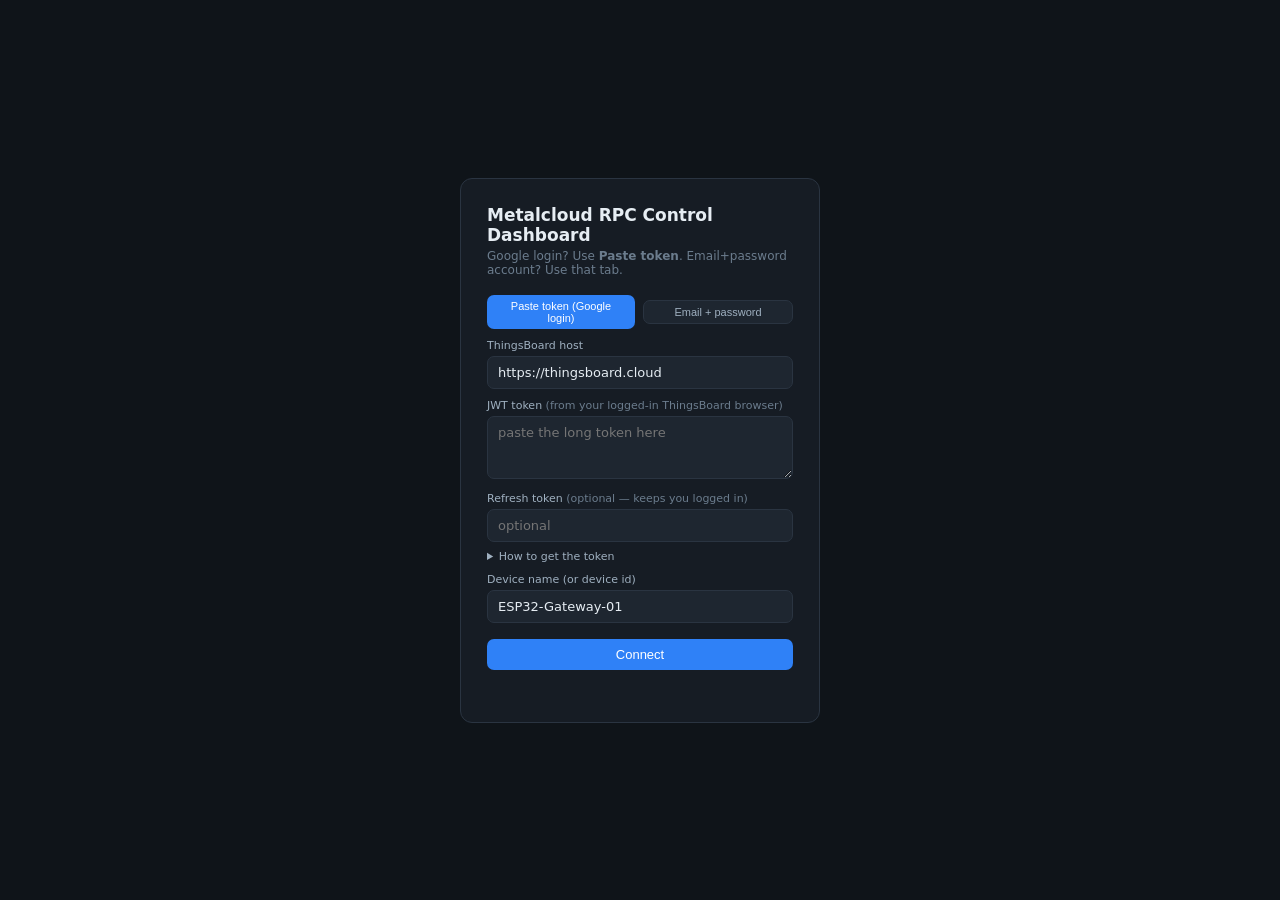
<file: deployments/iot/customer-demo/dashboard/esp-console.html>
<!DOCTYPE html>
<html lang="en">
<head>
<meta charset="utf-8"/>
<meta name="viewport" content="width=device-width, initial-scale=1"/>
<title>Metalcloud RPC Control Dashboard</title>
<style>
  :root{--bg:#0f1419;--bg2:#161c24;--bg3:#1e2630;--bd:#2a3441;--tx:#e6edf3;--tx2:#9fb0c0;--tx3:#6b7c8d;--ac:#2f81f7;--gn:#3fb950;--rd:#f85149;--am:#d29922}
  *{box-sizing:border-box}
  body{margin:0;font-family:system-ui,Segoe UI,Roboto,sans-serif;background:var(--bg);color:var(--tx);font-size:13px}
  .hidden{display:none!important}
  /* login */
  #gate{display:flex;align-items:center;justify-content:center;height:100vh}
  .card{background:var(--bg2);border:1px solid var(--bd);border-radius:12px;padding:26px;width:360px}
  .card h1{font-size:17px;margin:0 0 4px}
  .card p{color:var(--tx3);margin:0 0 18px;font-size:12px}
  label{display:block;font-size:11px;color:var(--tx2);margin:10px 0 4px}
  input,textarea,select{width:100%;background:var(--bg3);border:1px solid var(--bd);border-radius:7px;color:var(--tx);padding:8px 10px;font-size:13px;outline:none;font-family:inherit}
  input:focus,textarea:focus,select:focus{border-color:var(--ac)}
  button{background:var(--ac);border:none;color:#fff;border-radius:7px;padding:8px 14px;font-size:13px;cursor:pointer;font-weight:500}
  button:hover{filter:brightness(1.1)} button:disabled{opacity:.5;cursor:not-allowed}
  .btn2{background:var(--bg3);border:1px solid var(--bd);color:var(--tx2)}
  .btn-rd{background:var(--rd)} .btn-gn{background:var(--gn)}
  .err{color:var(--rd);font-size:12px;margin-top:10px;min-height:16px}
  /* app */
  #app{height:100vh;display:flex;flex-direction:column}
  header{background:var(--bg2);border-bottom:1px solid var(--bd);padding:10px 16px;display:flex;align-items:center;gap:10px;flex-wrap:wrap}
  header .title{font-weight:600}
  header .sp{flex:1}
  .pill{font-size:11px;font-family:monospace;background:var(--bg3);border:1px solid var(--bd);border-radius:99px;padding:3px 10px;color:var(--tx2)}
  .dot{display:inline-block;width:8px;height:8px;border-radius:99px;background:var(--tx3);margin-right:5px}
  .dot.on{background:var(--gn)} .dot.off{background:var(--rd)}
  main{flex:1;display:grid;grid-template-columns:230px 1fr;min-height:0}
  .side{background:var(--bg2);border-right:1px solid var(--bd);padding:12px;overflow:auto}
  .side h3{font-size:11px;text-transform:uppercase;color:var(--tx3);letter-spacing:.05em;margin:14px 0 6px}
  .filelist{display:flex;flex-direction:column;gap:2px}
  .fitem{padding:5px 8px;border-radius:6px;font-family:monospace;font-size:12px;color:var(--tx2);cursor:pointer}
  .fitem:hover{background:var(--bg3)} .fitem.sel{background:var(--ac);color:#fff}
  .editor{display:flex;flex-direction:column;min-width:0}
  .ed-bar{padding:8px 12px;border-bottom:1px solid var(--bd);display:flex;gap:8px;align-items:center;flex-wrap:wrap}
  .ed-bar .fname{font-family:monospace;color:var(--tx2);font-size:12px}
  #code{flex:1;border:none;border-radius:0;background:#0b0f14;color:#d6e2ee;font-family:Consolas,monospace;font-size:13px;padding:12px;resize:none;line-height:1.5;white-space:pre;overflow:auto}
  .out{height:170px;border-top:1px solid var(--bd);background:#0b0f14;overflow:auto;padding:8px 12px;font-family:Consolas,monospace;font-size:12px;white-space:pre-wrap}
  .out .o-cmd{color:var(--ac)} .out .o-ok{color:var(--gn)} .out .o-err{color:var(--rd)} .out .o-dim{color:var(--tx3)}
  .row{display:flex;gap:8px;align-items:center}
  .sm{font-size:11px;padding:5px 10px}
</style>
</head>
<body>

<!-- ============ LOGIN ============ -->
<div id="gate">
  <div class="card">
    <h1>Metalcloud RPC Control Dashboard</h1>
    <p>Google login? Use <b>Paste token</b>. Email+password account? Use that tab.</p>
    <div class="row" style="margin-bottom:6px">
      <button id="tabTok" class="sm" style="flex:1" onclick="setMode('token')">Paste token (Google login)</button>
      <button id="tabPw" class="btn2 sm" style="flex:1" onclick="setMode('pw')">Email + password</button>
    </div>
    <label>ThingsBoard host</label>
    <input id="gHost" value="https://thingsboard.cloud"/>

    <div id="mTok">
      <label>JWT token <span style="color:var(--tx3)">(from your logged-in ThingsBoard browser)</span></label>
      <textarea id="gJwt" rows="3" placeholder="paste the long token here"></textarea>
      <label>Refresh token <span style="color:var(--tx3)">(optional — keeps you logged in)</span></label>
      <input id="gRef" placeholder="optional"/>
      <details style="margin-top:8px"><summary style="cursor:pointer;color:var(--tx2);font-size:11px">How to get the token</summary>
        <div style="font-size:11px;color:var(--tx3);line-height:1.6;margin-top:6px">
          1. Open <b>thingsboard.cloud</b> (already logged in via Google).<br>
          2. Press <b>F12</b> → <b>Application</b> tab → <b>Local Storage</b> → <code>https://thingsboard.cloud</code>.<br>
          3. Copy the value of <code>jwt_token</code> into the box above (and <code>refresh_token</code> into the optional box).
        </div>
      </details>
    </div>

    <div id="mPw" class="hidden">
      <label>Email</label>
      <input id="gUser" value="ankitkumar8271170756@gmail.com" autocomplete="username"/>
      <label>Password</label>
      <input id="gPass" type="password" autocomplete="current-password"/>
    </div>

    <label>Device name (or device id)</label>
    <input id="gDev" value="ESP32-Gateway-01"/>
    <div style="margin-top:16px"><button id="gBtn" style="width:100%">Connect</button></div>
    <div class="err" id="gErr"></div>
  </div>
</div>

<!-- ============ APP ============ -->
<div id="app" class="hidden">
  <header>
    <span class="title">Metalcloud RPC Control Dashboard</span>
    <span class="pill" id="hDev">—</span>
    <span class="pill"><span class="dot" id="hDot"></span><span id="hState">unknown</span></span>
    <span class="sp"></span>
    <button class="btn2 sm" onclick="getLogs()">Logs</button>
    <button class="btn2 sm" id="bLive" onclick="toggleLive()">&#9654; Live</button>
    <button class="btn2 sm" onclick="loadConfig()">Settings</button>
    <button class="btn2 sm" onclick="wifiInfo()">Wi-Fi</button>
    <button class="btn2 sm" onclick="raiseAP()">&#128246; Hotspot</button>
    <button class="btn-rd sm" onclick="doReboot()">Reboot</button>
    <button class="btn2 sm" onclick="logout()">Logout</button>
  </header>
  <main>
    <div class="side">
      <div class="row">
        <button class="btn2 sm" style="flex:1" onclick="listFiles()">&#8635; Refresh</button>
        <button class="btn2 sm" style="flex:1" onclick="newFile()">&#43; New file</button>
      </div>
      <h3>Files on device</h3>
      <div class="filelist" id="files"></div>
    </div>
    <div class="editor">
      <div class="ed-bar">
        <span class="fname" id="curFile">no file open</span>
        <span class="sp"></span>
        <button class="btn-gn sm" id="bSave" onclick="saveFile(false)" disabled>Save</button>
        <button class="btn-gn sm" id="bSaveReboot" onclick="saveFile(true)" disabled>Save &amp; Reboot</button>
        <button class="btn2 sm" id="bRun" onclick="runFile()" disabled>Run</button>
        <button class="btn-rd sm" id="bDel" onclick="deleteFile()" disabled>Delete</button>
      </div>
      <textarea id="code" spellcheck="false" placeholder="Select a file on the left to view/edit it..."></textarea>
      <div class="ed-bar" style="gap:6px">
        <span style="font-family:monospace">&gt;</span>
        <input id="conIn" spellcheck="false" autocomplete="off" style="flex:1;min-width:0"
          placeholder='console: help | wifi ls | wifi add <ssid> <pass> | scan | mb 1 4 0 2 | bus 9600 N'/>
        <button class="btn-gn sm" onclick="runConsole()">Run</button>
      </div>
      <div class="out" id="out"></div>
    </div>
  </main>
</div>

<script>
const S = { host:"", jwt:"", refresh:"", user:"", pass:"", mode:"token", devName:"", devId:"", curFile:"" };

function setMode(m){
  S.mode=m;
  document.getElementById('mTok').classList.toggle('hidden', m!=='token');
  document.getElementById('mPw').classList.toggle('hidden', m!=='pw');
  document.getElementById('tabTok').className = (m==='token'?'':'btn2 ')+'sm';
  document.getElementById('tabPw').className  = (m==='pw'?'':'btn2 ')+'sm';
}

/* ---------- output log ---------- */
function out(msg, cls){ const o=document.getElementById('out'); const d=document.createElement('div');
  if(cls)d.className='o-'+cls; d.textContent=msg; o.appendChild(d); o.scrollTop=o.scrollHeight; }

/* ---------- auth + api ---------- */
async function login(){
  S.host=document.getElementById('gHost').value.trim().replace(/\/$/,'');
  S.devName=document.getElementById('gDev').value.trim();
  const err=document.getElementById('gErr'); err.textContent='';
  const btn=document.getElementById('gBtn'); btn.disabled=true; btn.textContent='Connecting…';
  try{
    if(S.mode==='token'){
      S.jwt=document.getElementById('gJwt').value.trim().replace(/^Bearer\s+/i,'');
      S.refresh=document.getElementById('gRef').value.trim();
      if(!S.jwt) throw new Error('Paste your jwt_token (see "How to get the token").');
    }else{
      S.user=document.getElementById('gUser').value.trim();
      S.pass=document.getElementById('gPass').value;
      await doLogin();
    }
    await resolveDevice();
    document.getElementById('gate').classList.add('hidden');
    document.getElementById('app').classList.remove('hidden');
    document.getElementById('hDev').textContent=S.devName+'  ·  '+S.devId.slice(0,8);
    out('Connected to '+S.host+' as '+S.user,'dim');
    out('Device: '+S.devName+' ('+S.devId+')','dim');
    await listFiles();
    pollState();
  }catch(e){ err.textContent=e.message||String(e); }
  btn.disabled=false; btn.textContent='Connect';
}
async function doLogin(){
  const r=await fetch(S.host+'/api/auth/login',{method:'POST',headers:{'Content-Type':'application/json'},
    body:JSON.stringify({username:S.user,password:S.pass})});
  if(!r.ok) throw new Error('Login failed ('+r.status+'). Check host/email/password.');
  const d=await r.json(); S.jwt=d.token; S.refresh=d.refreshToken||'';
}
async function reauth(){
  if(S.refresh){
    try{ const r=await fetch(S.host+'/api/auth/token',{method:'POST',headers:{'Content-Type':'application/json'},
      body:JSON.stringify({refreshToken:S.refresh})});
      if(r.ok){ const d=await r.json(); S.jwt=d.token; if(d.refreshToken)S.refresh=d.refreshToken; return true; }
    }catch(e){}
  }
  if(S.mode==='pw'){ await doLogin(); return true; }
  return false;
}
async function api(path,opts={}){
  opts.headers=Object.assign({'X-Authorization':'Bearer '+S.jwt,'Content-Type':'application/json'},opts.headers||{});
  let r=await fetch(S.host+path,opts);
  if(r.status===401){
    if(await reauth()){ opts.headers['X-Authorization']='Bearer '+S.jwt; r=await fetch(S.host+path,opts); }
    else out('  session expired — Logout and paste a fresh jwt_token','err');
  }
  return r;
}
const UUID=/^[0-9a-f]{8}-[0-9a-f]{4}-[0-9a-f]{4}-[0-9a-f]{4}-[0-9a-f]{12}$/i;
async function resolveDevice(){
  if(UUID.test(S.devName)){ S.devId=S.devName; return; }
  const r=await api('/api/tenant/devices?deviceName='+encodeURIComponent(S.devName));
  if(!r.ok) throw new Error('Device "'+S.devName+'" not found ('+r.status+').');
  S.devId=(await r.json()).id.id;
}

/* ---------- RPC ---------- */
async function rpc(method,params={},timeout=15000,silent=false){
  if(!silent) out('» '+method+' '+(Object.keys(params).length?JSON.stringify(params).slice(0,120):''),'cmd');
  const r=await api('/api/plugins/rpc/twoway/'+S.devId,{method:'POST',
    body:JSON.stringify({method,params,timeout})});
  if(r.status===408){ if(!silent) out('  device did not answer (offline/busy)','err'); throw new Error('timeout'); }
  if(!r.ok){ if(!silent) out('  error '+r.status,'err'); throw new Error('rpc '+r.status); }
  const txt=await r.text(); let res; try{res=JSON.parse(txt);}catch{res=txt;}
  return res;
}

/* ---------- live serial/log viewer (auto-refresh) ---------- */
let _liveTimer=null;
async function liveTick(){
  try{
    const r=await rpc('get_logs',{lines:60},15000,true);   // silent: no command echo
    const o=document.getElementById('out'); o.innerHTML='';
    const h=document.createElement('div'); h.className='o-dim';
    h.textContent='---- LIVE serial (auto-refresh 2.5s, newest at bottom) ----';
    const body=document.createElement('div'); body.textContent=(r&&r.logs)?r.logs:'(no logs yet)';
    o.appendChild(h); o.appendChild(body); o.scrollTop=o.scrollHeight;
  }catch(e){ /* transient (busy/offline); next tick retries */ }
}
function toggleLive(){
  const b=document.getElementById('bLive');
  if(_liveTimer){ clearInterval(_liveTimer); _liveTimer=null; b.innerHTML='&#9654; Live'; b.className='btn2 sm'; out('live serial stopped','dim'); }
  else { b.innerHTML='&#9208; Live'; b.className='btn-gn sm'; out('live serial on (refreshing every 2.5s)','dim'); liveTick(); _liveTimer=setInterval(liveTick,2500); }
}

/* ---------- features ---------- */
async function listFiles(){
  try{ const res=await rpc('list_files');
    const fl=document.getElementById('files'); fl.innerHTML='';
    (res.files||[]).forEach(f=>{ const d=document.createElement('div'); d.className='fitem'; d.textContent=f;
      d.onclick=()=>openFile(f,d); fl.appendChild(d); });
    out('  '+((res.files||[]).length)+' files','ok');
  }catch(e){}
}
let _selEl=null;
async function openFile(name,el){
  try{ const res=await rpc('read_file',{path:name});
    if(res.ok===false){ out('  '+res.err,'err'); return; }
    document.getElementById('code').value=res.content||'';
    document.getElementById('curFile').textContent=name;
    S.curFile=name;
    document.getElementById('bSave').disabled=false;
    document.getElementById('bSaveReboot').disabled=false;
    document.getElementById('bRun').disabled=false;
    document.getElementById('bDel').disabled=false;
    if(_selEl)_selEl.classList.remove('sel'); if(el){el.classList.add('sel'); _selEl=el;}
    out('  opened '+name,'ok');
  }catch(e){}
}
async function saveFile(thenReboot){
  if(!S.curFile) return;
  const content=document.getElementById('code').value;
  try{ const res=await rpc('write_file',{path:S.curFile,content});
    out('  '+(res.ok?('saved '+(res.bytes||content.length)+' bytes'):res.err),res.ok?'ok':'err');
    if(thenReboot&&res.ok) await doReboot();
  }catch(e){}
}
async function runFile(){ if(!S.curFile)return; try{ const r=await rpc('run',{path:S.curFile}); out('  '+(r.ok?'ran '+S.curFile:r.err),r.ok?'ok':'err'); }catch(e){} }

const PROTECTED=['boot.py','tb_agent.py','wifi_net.py','wifi_portal.py','config.json'];
async function newFile(){
  let name=(prompt('New file name (e.g. sensors.py):')||'').trim();
  if(!name) return;
  try{
    const r=await rpc('write_file',{path:name,content:''});
    if(r.ok===false){ out('  '+r.err,'err'); return; }
    out('  created '+name,'ok');
    await listFiles();
    document.getElementById('code').value='';
    document.getElementById('curFile').textContent=name; S.curFile=name;
    ['bSave','bSaveReboot','bRun','bDel'].forEach(id=>document.getElementById(id).disabled=false);
    document.getElementById('code').focus();
  }catch(e){}
}
async function deleteFile(){
  if(!S.curFile) return;
  if(PROTECTED.includes(S.curFile)){ out('  refusing to delete protected file: '+S.curFile,'err'); return; }
  if(!confirm('Delete "'+S.curFile+'" from the device? This cannot be undone.')) return;
  try{
    const r=await rpc('delete_file',{path:S.curFile});
    if(r.ok===false){ out('  '+r.err,'err'); return; }
    out('  deleted '+S.curFile,'ok');
    S.curFile=''; document.getElementById('code').value=''; document.getElementById('curFile').textContent='no file open';
    ['bSave','bSaveReboot','bRun','bDel'].forEach(id=>document.getElementById(id).disabled=true);
    await listFiles();
  }catch(e){}
}
async function doReboot(){ try{ await rpc('reboot'); out('  reboot sent — device will reconnect','ok'); setTimeout(pollState,8000);}catch(e){} }

/* ---------- free-text console (same grammar as the device web portal) ---------- */
let _chist=[], _cidx=-1;
async function runConsole(){
  const el=document.getElementById('conIn'); const line=el.value.trim(); if(!line)return;
  _chist.push(line); _cidx=-1; el.value='';
  try{
    const r=await rpc('console',{cmd:line});
    out((r&&(r.help||r.logs||r.content))?(r.help||r.logs||r.content):JSON.stringify(r,null,1), r&&r.ok===false?'err':'');
  }catch(e){}
}
document.addEventListener('keydown',e=>{
  const el=document.getElementById('conIn'); if(document.activeElement!==el)return;
  if(e.key==='Enter')runConsole();
  if(e.key==='ArrowUp'&&_chist.length){_cidx=Math.max(0,_cidx<0?_chist.length-1:_cidx-1);el.value=_chist[_cidx];e.preventDefault()}
  if(e.key==='ArrowDown'&&_cidx>=0){_cidx++;el.value=_chist[_cidx]||'';if(_cidx>=_chist.length)_cidx=-1;e.preventDefault()}
});
async function wifiInfo(){
  try{
    const r=await rpc('wifi_list');
    out('---- Wi-Fi ----','dim');
    out('  connected: '+(r.connected?('yes — '+(r.ssid||'')+'  portal: http://'+(r.ip||'?')+'  (or http://metalgw.local)'):'no'), r.connected?'ok':'err');
    out('  saved networks: '+((r.saved||[]).join(', ')||'none'));
    out('  add/remove:  wifi add <ssid> <pass>   |   wifi rm <ssid>','dim');
  }catch(e){}
}
async function raiseAP(){
  if(!confirm('Raise the MetalGW-xxxx hotspot on the device? (closes on next reboot unless you keep using it)'))return;
  try{ const r=await rpc('portal_on'); out('  '+(r.msg||'AP raised')+' — join MetalGW-xxxx (pass = portal password) → http://192.168.4.1','ok'); }catch(e){}
}
async function getLogs(){ try{ const r=await rpc('get_logs',{lines:50}); out('---- device logs ----','dim'); out(r.logs||'(none)'); }catch(e){} }
async function loadConfig(){ try{ const r=await rpc('get_config'); out('---- config.json ----','dim'); out(JSON.stringify(r.config||{},null,2));
  out('To change: open config.json in the file list, edit, Save & Reboot.','dim'); }catch(e){} }

/* ---------- online state via latest telemetry ---------- */
async function pollState(){
  try{ const r=await api('/api/plugins/telemetry/DEVICE/'+S.devId+'/values/timeseries?keys=status');
    const ok=r.ok; let online=false;
    if(ok){ const d=await r.json(); online=!!(d.status&&d.status.length); }
    document.getElementById('hDot').className='dot '+(online?'on':'off');
    document.getElementById('hState').textContent=online?'online':'no recent data';
  }catch(e){}
}
setInterval(()=>{ if(S.devId)pollState(); },15000);

function logout(){ location.reload(); }
document.getElementById('gBtn').onclick=login;
document.getElementById('gPass').addEventListener('keydown',e=>{ if(e.key==='Enter')login(); });
setMode('token');
</script>
</body>
</html>
</file>
